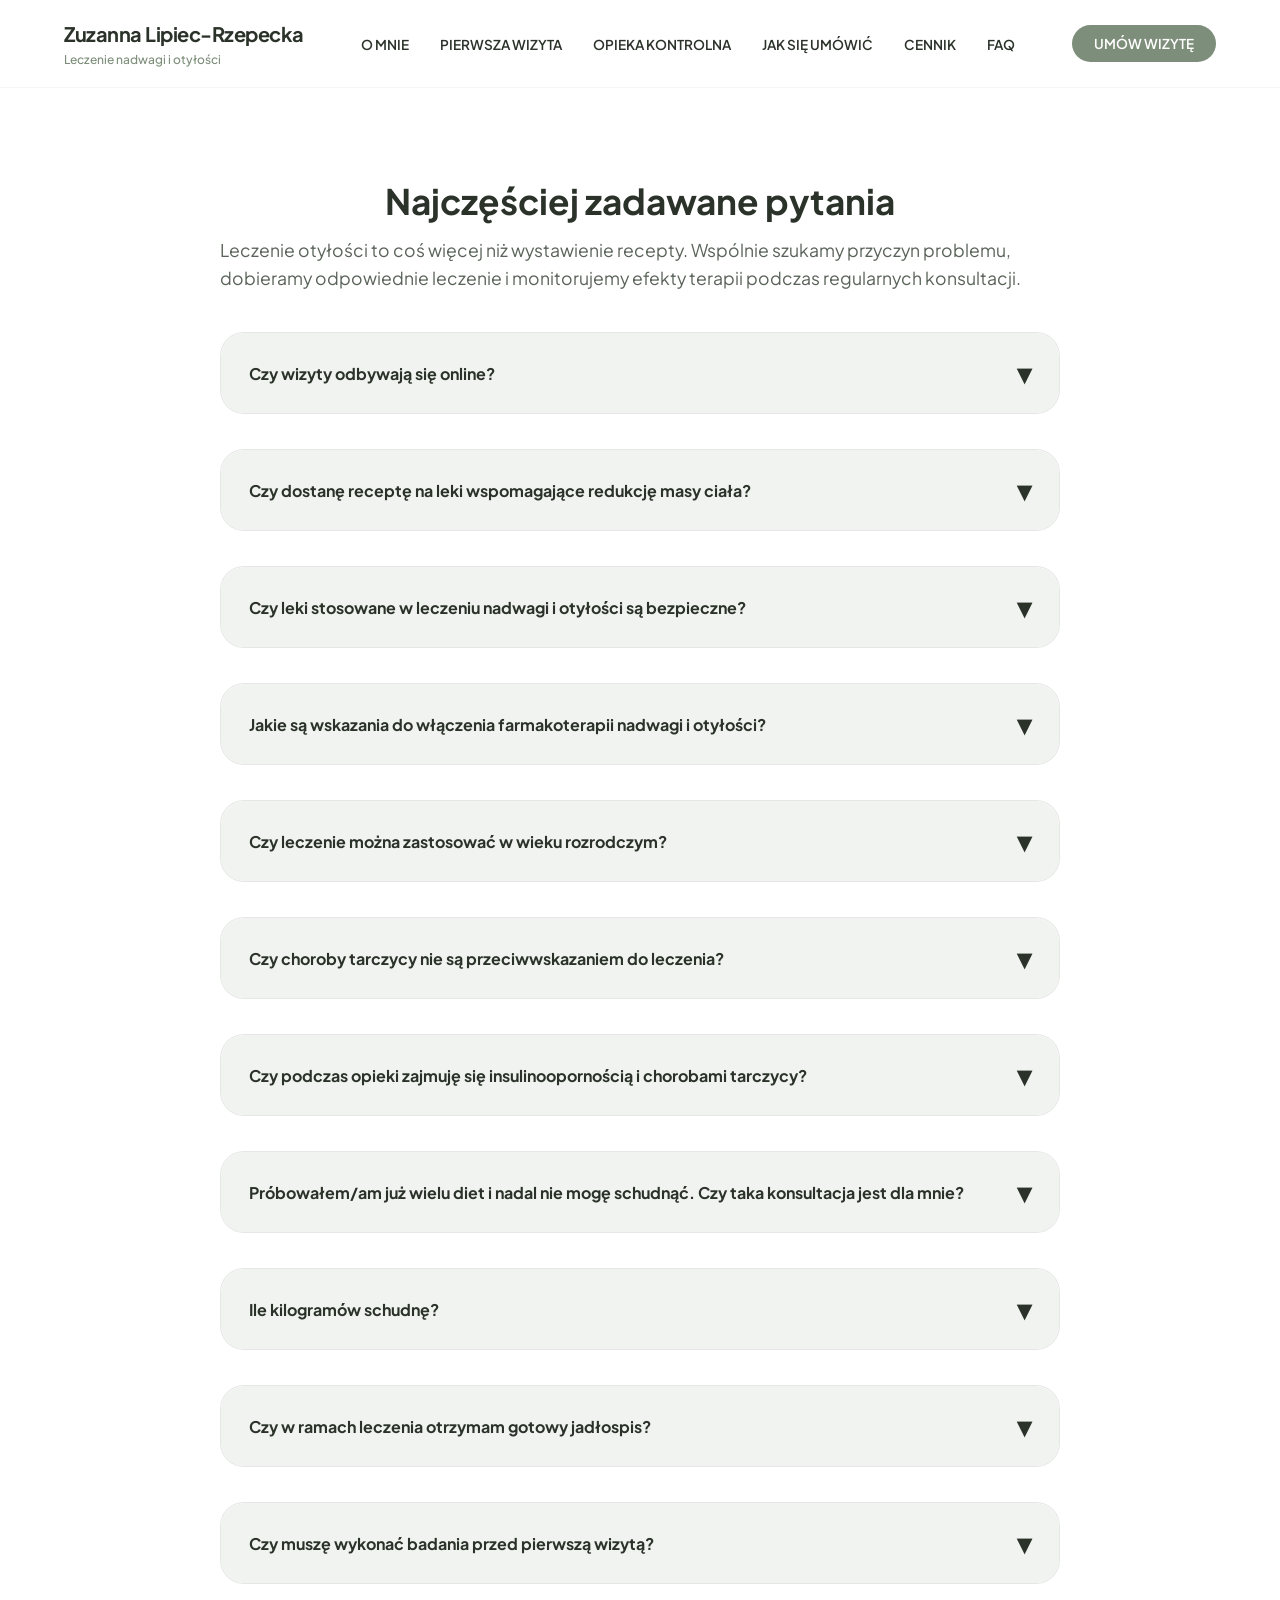
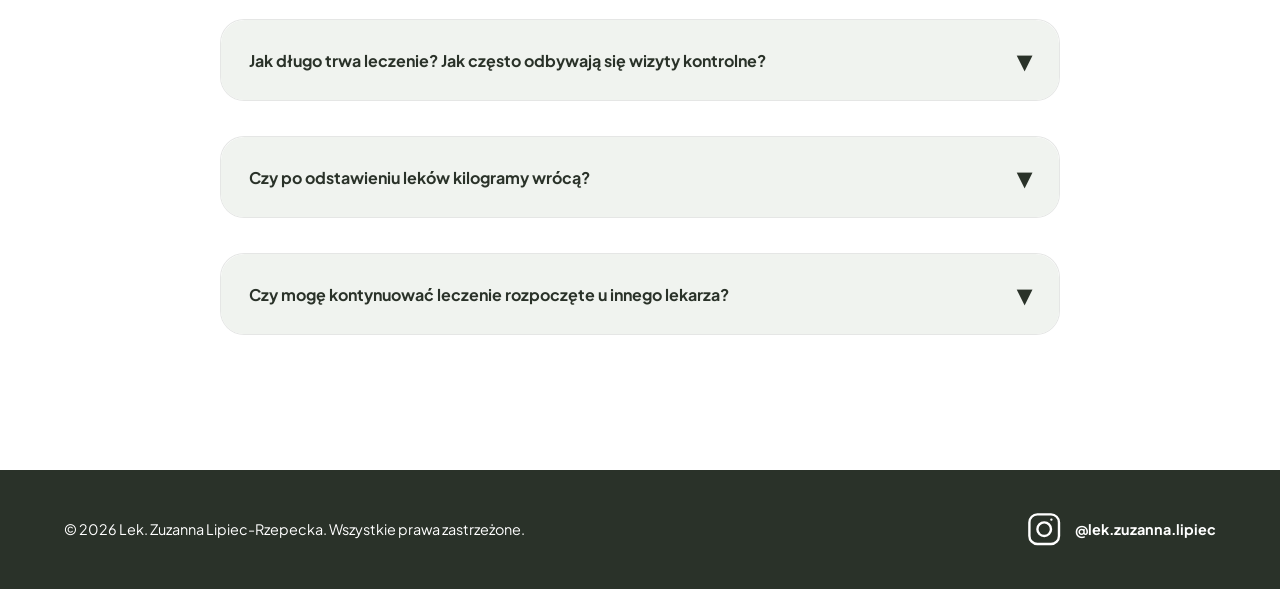
<file: faq.html>
<!DOCTYPE html>
<html lang="pl">
<head>
    <meta charset="UTF-8">
    <meta name="viewport" content="width=device-width, initial-scale=1.0">
    <title>FAQ - Lek. Zuzanna Lipiec-Rzepecka</title>
    <link rel="stylesheet" href="style.css">
    <link href="https://fonts.googleapis.com/css2?family=Plus+Jakarta+Sans:wght@300;400;500;600;700&display=swap" rel="stylesheet">
</head>
<body>
    <div id="top"></div>

    <header class="navbar">
        <a href="index.html#top" class="logo-link">
            <div class="logo">
                <span class="logo-main">Zuzanna Lipiec-Rzepecka</span>
                <span class="logo-sub">Leczenie nadwagi i otyłości</span>
            </div>
        </a>
        <nav class="nav-links">
            <a href="index.html#o-mnie">O MNIE</a>
            <a href="index.html#pierwsza-wizyta">PIERWSZA WIZYTA</a>
            <a href="index.html#wizyty-kontrolne">OPIEKA KONTROLNA</a>
            <a href="index.html#jak-sie-umowic">JAK SIĘ UMÓWIĆ</a>
            <a href="index.html#cennik">CENNIK</a>
            <a href="faq.html">FAQ</a>
        </nav>
        <button class="mobile-menu-toggle" type="button" aria-label="Otwórz menu" aria-controls="mobile-menu" aria-expanded="false">
            <span></span>
            <span></span>
            <span></span>
        </button>
        <button class="btn-cta alert-trigger" data-message="Napisz wiadomość na profilu @lek.zuzanna.lipiec lub wyślij e-mail, aby ustalić termin wizyty!">
            UMÓW WIZYTĘ
        </button>
    </header>

    <div class="mobile-menu-overlay" data-menu-close></div>
    <aside id="mobile-menu" class="mobile-menu" aria-label="Menu mobilne" aria-hidden="true">
        <button class="mobile-menu-close" type="button" aria-label="Zamknij menu" data-menu-close>&times;</button>
        <nav class="mobile-nav-links">
            <a href="index.html#o-mnie">O MNIE</a>
            <a href="index.html#pierwsza-wizyta">PIERWSZA WIZYTA</a>
            <a href="index.html#wizyty-kontrolne">OPIEKA KONTROLNA</a>
            <a href="index.html#jak-sie-umowic">JAK SIĘ UMÓWIĆ</a>
            <a href="index.html#cennik">CENNIK</a>
            <a href="faq.html">FAQ</a>
        </nav>
    </aside>

    <main class="faq-page">
        <section class="faq section-header container-narrow">
            <h2>Najczęściej zadawane pytania</h2>
            <p class="section-lead">Leczenie otyłości to coś więcej niż wystawienie recepty. Wspólnie szukamy przyczyn problemu, dobieramy odpowiednie leczenie i monitorujemy efekty terapii podczas regularnych konsultacji.</p>

            <div class="faq-list">
                <article class="faq-item">
                    <button type="button" class="faq-question" aria-expanded="false">Czy wizyty odbywają się online?</button>
                    <div class="faq-answer">
                        <p>Tak. Cała opieka odbywa się online, poprzez wideorozmowy. Dokumentacja z wizyty przesyłana jest w formie mailowej, a leki wypisywane są poprzez e-recepty.</p>
                    </div>
                </article>

                <article class="faq-item">
                    <button type="button" class="faq-question" aria-expanded="false">Czy dostanę receptę na leki wspomagające redukcję masy ciała?</button>
                    <div class="faq-answer">
                        <p>Podczas wizyt przeprowadzam szczegółowy wywiad medyczny, analizuję wyniki badań i oceniam, czy istnieją wskazania do leczenia farmakologicznego otyłości. jeśli pacjent spełnia kryteria kwalifikacji i nie ma przeciwwskazań, mogę zaproponować leczenie farmakologiczne i wystawić e-receptę.</p>
                    </div>
                </article>

                <article class="faq-item">
                    <button type="button" class="faq-question" aria-expanded="false">Czy leki stosowane w leczeniu nadwagi i otyłości są bezpieczne?</button>
                    <div class="faq-answer">
                        <p>Jak każdy lek, preparaty stosowane w leczeniu otyłości mogą powodować działania niepożądane. Podczas wizyty omawiam korzyści i potencjalne ryzyko terapii oraz monitoruję tolerancję leczenia podczas kolejnych konsultacji.</p>
                    </div>
                </article>

                <article class="faq-item">
                    <button type="button" class="faq-question" aria-expanded="false">Jakie są wskazania do włączenia farmakoterapii nadwagi i otyłości?</button>
                    <div class="faq-answer">
                        <p>Zgodnie z aktualnymi wytycznymi leczenie farmakologiczne można rozważyć u osób z:</p>
                        <ul>
                            <li>BMI ≥ 30 kg/m² lub</li>
                            <li>BMI 27–29,9 kg/m², jeśli współistnieją choroby związane z nadmierną masą ciała (np. stan przedcukrzycowy, cukrzyca typu 2, nadciśnienie tętnicze, zaburzenia lipidowe czy obturacyjny bezdech senny).</li>
                        </ul>
                        <p>Każdy przypadek oceniam jednak indywidualnie.</p>
                    </div>
                </article>

                <article class="faq-item">
                    <button type="button" class="faq-question" aria-expanded="false">Czy leczenie można zastosować w wieku rozrodczym?</button>
                    <div class="faq-answer">
                        <p>Tak, wiek rozrodczy sam w sobie nie jest przeciwwskazaniem. Jednak w przypadku planowania ciąży konieczne jest odpowiednio wczesne odstawienie leków. Wymagany bezpieczny odstęp zależy od konkretnego preparatu i szczegółowo omawiam go z pacjentkami podczas wizyty. Leczenie jest przeciwwskazane w trakcie ciąży.</p>
                    </div>
                </article>

                <article class="faq-item">
                    <button type="button" class="faq-question" aria-expanded="false">Czy choroby tarczycy nie są przeciwwskazaniem do leczenia?</button>
                    <div class="faq-answer">
                        <p>Choroba Hashimoto, niedoczynność tarczycy oraz łagodne guzki tarczycy zazwyczaj nie stanowią przeciwwskazania do leczenia analogami GLP-1. Przed rozpoczęciem terapii zawsze przeprowadzam szczegółowy wywiad i analizuję ewentualne przeciwwskazania. Jednym z nich jest rak rdzeniasty tarczycy w wywiadzie własnym lub rodzinnym.</p>
                    </div>
                </article>

                <article class="faq-item">
                    <button type="button" class="faq-question" aria-expanded="false">Czy podczas opieki zajmuję się insulinoopornością i chorobami tarczycy?</button>
                    <div class="faq-answer">
                        <p>Tak, to jedna z głównych zalet opieki w moim gabinecie. Jako lekarka w trakcie specjalizacji z endokrynologii łączę leczenie otyłości z diagnostyką i leczeniem zaburzeń hormonalnych. Podczas współpracy oceniam gospodarkę węglowodanową (insulinooporność, stan przedcukrzycowy, cukrzyca) oraz funkcję tarczycy. Dzięki temu patrzę na problem nadmiernej masy ciała szeroko i kompleksowo.</p>
                    </div>
                </article>

                <article class="faq-item">
                    <button type="button" class="faq-question" aria-expanded="false">Próbowałem/am już wielu diet i nadal nie mogę schudnąć. Czy taka konsultacja jest dla mnie?</button>
                    <div class="faq-answer">
                        <p>Tak. Większość moich pacjentów ma za sobą wiele nieudanych prób redukcji masy ciała. Podczas konsultacji szukamy przyczyn trudności, oceniamy stan zdrowia i dobieramy indywidualny plan leczenia oparty na aktualnej wiedzy medycznej.</p>
                    </div>
                </article>

                <article class="faq-item">
                    <button type="button" class="faq-question" aria-expanded="false">Ile kilogramów schudnę?</button>
                    <div class="faq-answer">
                        <p>Tempo redukcji masy ciała jest indywidualne i zależy między innymi od wyjściowej masy ciała, stosowanego leczenia, aktywności fizycznej oraz sposobu żywienia. Bezpieczne tempo odchudzania wynosi zwykle około 0,5–1 kilograma tygodniowo. Leki wspomagające leczenie otyłości pomagają ograniczyć głód i wyciszyć tzw. „food noise”, jednak najlepsze efekty osiąga się poprzez połączenie farmakoterapii ze zmianą nawyków żywieniowych i włączeniem regularnej aktywności fizycznej.</p>
                    </div>
                </article>

                <article class="faq-item">
                    <button type="button" class="faq-question" aria-expanded="false">Czy w ramach leczenia otrzymam gotowy jadłospis?</button>
                    <div class="faq-answer">
                        <p>Nie pracuję na sztywnych, "kartkowych" jadłospisach, które rzadko sprawdzają się na dłuższą metę. Wspólnie analizujemy Twój dotychczasowy sposób żywienia (np. na podstawie fotodzienniczka) i wprowadzamy modyfikacje, które jesteś w stanie utrzymać na stałe. W razie potrzeby rekomenduję również wsparcie zaufanego dietetyka.</p>
                    </div>
                </article>

                <article class="faq-item">
                    <button type="button" class="faq-question" aria-expanded="false">Czy muszę wykonać badania przed pierwszą wizytą?</button>
                    <div class="faq-answer">
                        <p>Nie. Podczas pierwszej konsultacji przeprowadzam szczegółowy wywiad medyczny i na jego podstawie mogę zlecić badania dopasowane do Twojej sytuacji zdrowotnej. Jeśli jednak chcesz przygotować się do wizyty wcześniej, możesz wykonać podstawowy zestaw badań laboratoryjnych. Najczęściej obejmuje on: glukozę na czczo, insulinę, lipidogram, kwas moczowy, TSH, FT4, AST, ALT, kreatyninę, CRP, morfologię krwi z rozmazem automatycznym oraz badanie ogólne moczu. Pamiętaj, że zakres badań może się różnić w zależności od wieku, chorób współistniejących, przyjmowanych leków oraz indywidualnej sytuacji klinicznej.</p>
                    </div>
                </article>

                <article class="faq-item">
                    <button type="button" class="faq-question" aria-expanded="false">Jak długo trwa leczenie? Jak często odbywają się wizyty kontrolne?</button>
                    <div class="faq-answer">
                        <p>Choroba otyłościowa to schorzenie przewlekłe. Proces bezpiecznej redukcji masy ciała oraz stabilizacji metabolizmu wymaga czasu, dlatego pełny proces leczenia trwa zwykle co najmniej 12 miesięcy. Na początku wizyty odbywają się zazwyczaj co 4 tygodnie. W miarę stabilizacji leczenia co 2–3 miesiące. Częstotliwość zawsze dostosowujemy indywidualnie.</p>
                    </div>
                </article>

                <article class="faq-item">
                    <button type="button" class="faq-question" aria-expanded="false">Czy po odstawieniu leków kilogramy wrócą?</button>
                    <div class="faq-answer">
                        <p>Ponieważ otyłość to choroba przewlekła z tendencją do nawrotów, po odstawieniu farmakoterapii istnieje ryzyko ponownego przyrostu masy ciała. Celem terapii jest nie tylko redukcja kilogramów, ale również wypracowanie trwałych nawyków żywieniowych i zdrowotnych, które pomagają utrzymać osiągnięte efekty. U części pacjentów, aby utrzymać efekty zdrowotne, konieczne bywa stosowanie leków w sposób przewlekły. Każdą decyzję o zakończeniu terapii podejmujemy wspólnie, oceniając Twoją sytuację metaboliczną.</p>
                    </div>
                </article>

                <article class="faq-item">
                    <button type="button" class="faq-question" aria-expanded="false">Czy mogę kontynuować leczenie rozpoczęte u innego lekarza?</button>
                    <div class="faq-answer">
                        <p>Oczywiście. Wiele osób szuka opieki specjalistycznej dopiero w trakcie trwania terapii, gdy pojawiają się pytania, wątpliwości lub trudności z tolerancją leków. Jako lekarka w trakcie specjalizacji z endokrynologii, podczas pierwszej wizyty nie tylko ocenię dotychczasowy przebieg leczenia otyłości, ale spojrzę na Twój organizm kompleksowo – z uwzględnieniem gospodarki hormonalnej i metabolicznej.</p>
                    </div>
                </article>
            </div>
        </section>
    </main>

    <footer class="footer">
        <p>&copy; 2026 Lek. Zuzanna Lipiec-Rzepecka. Wszystkie prawa zastrzeżone.</p>
        <a href="https://www.instagram.com/lek.zuzanna.lipiec/" target="_blank" rel="noopener noreferrer" class="instagram-badge">
            <span class="ig-icon" aria-hidden="true">
                <svg width="24" height="24" viewBox="0 0 24 24" fill="none" xmlns="http://www.w3.org/2000/svg">
                    <path d="M7.75 2h8.5A5.75 5.75 0 0 1 22 7.75v8.5A5.75 5.75 0 0 1 16.25 22h-8.5A5.75 5.75 0 0 1 2 16.25v-8.5A5.75 5.75 0 0 1 7.75 2Zm0 1.5A4.25 4.25 0 0 0 3.5 7.75v8.5A4.25 4.25 0 0 0 7.75 20.5h8.5a4.25 4.25 0 0 0 4.25-4.25v-8.5A4.25 4.25 0 0 0 16.25 3.5h-8.5Zm8.75 1.75a.75.75 0 1 1 0 1.5.75.75 0 0 1 0-1.5ZM12 7a5 5 0 1 1 0 10 5 5 0 0 1 0-10Zm0 1.5a3.5 3.5 0 1 0 0 7 3.5 3.5 0 0 0 0-7Z" fill="currentColor"/>
                </svg>
            </span>
            <span>
                <span class="ig-handle">@lek.zuzanna.lipiec</span>
            </span>
        </a>
    </footer>

    <script src="script.js"></script>
</body>
</html>
</file>
<file: style.css>
/* ZASADY OGÓLNE I RESET */
* {
    margin: 0;
    padding: 0;
    box-sizing: border-box;
}

:root {
    --sage-green: #7D8E7A;       /* Główny szałwiowy */
    --sage-light: #F0F3EF;       /* Bardzo jasny szałwiowy na tła */
    --warm-beige: #F9F7F3;       /* Beżowy tła hero i sekcji */
    --text-dark: #2A3229;        /* Ciemny grafit z nutą zieleni */
    --text-muted: #5A6359;       /* Stonowany jasny tekst */
    --white: #FFFFFF;
}

html {
    scroll-behavior: smooth;
}

body {
    font-family: 'Plus Jakarta Sans', sans-serif;
    background-color: var(--white);
    color: var(--text-dark);
    line-height: 1.6;
    -webkit-font-smoothing: antialiased;
}

/* KONTENERY */
.container-narrow {
    max-width: 840px;
    margin: 0 auto;
}

.container-wide {
    max-width: 1140px;
    margin: 0 auto;
}

/* SEKTA / HEADER ELEMENTY */
.section-header {
    margin-bottom: 45px;
}

.text-center {
    text-align: center;
}

.section-tag {
    display: block;
    font-size: 0.8rem;
    font-weight: 700;
    color: var(--sage-green);
    letter-spacing: 2px;
    margin-bottom: 8px;
    text-transform: uppercase;
}

h2 {
    font-size: 2.2rem;
    font-weight: 700;
    line-height: 1.3;
    color: var(--text-dark);
}

.section-lead {
    font-size: 1.1rem;
    color: var(--text-muted);
    margin-top: 12px;
}

/* Center section headings globally */
section h2,
section h3,
.section-header h2,
.section-header h3 {
    text-align: center;
}

.max-600 {
    max-width: 650px;
    margin-left: auto;
    margin-right: auto;
}

/* NAVBAR */
.navbar {
    display: flex;
    justify-content: space-between;
    align-items: center;
    padding: 18px 5%;
    background-color: var(--white);
    position: sticky;
    top: 0;
    z-index: 1000;
    border-bottom: 1px solid rgba(0,0,0,0.04);
}

.mobile-menu-toggle,
.mobile-menu,
.mobile-menu-overlay {
    display: none;
}

a.logo-link {
    display: inline-flex;
    flex-direction: column;
    text-decoration: none;
    color: inherit;
    cursor: pointer;
}

.logo {
    display: flex;
    flex-direction: column;
    align-items: flex-start;
}

.logo-main,
.logo-sub {
    cursor: default;
}

.logo-main {
    font-size: 1.25rem;
    font-weight: 700;
    color: var(--text-dark);
    letter-spacing: -0.5px;
}

.logo-sub {
    font-size: 0.75rem;
    color: var(--sage-green);
    font-weight: 500;
}

.nav-links a {
    text-decoration: none;
    color: var(--text-dark);
    font-size: 0.85rem;
    font-weight: 600;
    margin: 0 14px;
    transition: color 0.2s;
}

.nav-links a:hover {
    color: var(--sage-green);
}

/* BUTTONS */
button, .btn-main, .btn-secondary {
    font-family: inherit;
    font-weight: 600;
    border-radius: 30px;
    cursor: pointer;
    transition: all 0.25s ease;
    text-decoration: none;
    display: inline-block;
}

.btn-cta {
    background-color: var(--sage-green);
    color: var(--white);
    border: none;
    padding: 10px 22px;
    font-size: 0.85rem;
}

.btn-cta:hover {
    background-color: var(--text-dark);
}

.btn-main {
    background-color: var(--sage-green);
    color: var(--white);
    padding: 14px 28px;
    font-size: 0.95rem;
}

.btn-main:hover {
    background-color: var(--text-dark);
    transform: translateY(-1px);
}

.btn-secondary {
    background-color: transparent;
    color: var(--text-dark);
    border: 2px solid #E1E5E0;
    padding: 12px 26px;
    font-size: 0.95rem;
}

.btn-secondary:hover {
    background-color: #E1E5E0;
}

/* HERO SECTION */
.hero {
    background-color: var(--warm-beige);
    padding: 80px 5%;

}

@keyframes heroFadeIn {
    from {
        opacity: 0;
        transform: translateY(24px);
    }
    to {
        opacity: 1;
        transform: translateY(0);
    }
}

/* Reveal-on-scroll helpers (use JS to add .reveal--visible with stagger) */
.reveal-item {
    opacity: 0;
    transform: translateY(24px);
}

.reveal-item.reveal--visible {
    animation: heroFadeIn 0.85s ease-out forwards;
}

.hero-container {
    max-width: 1140px;
    margin: 0 auto;
    display: flex;
    align-items: center;
    gap: 50px;
}

.hero-text {
    flex: 1.2;
}

.hero-tag {
    font-size: 0.85rem;
    font-weight: 700;
    color: var(--sage-green);
    letter-spacing: 1.5px;
}

.hero-text h1 {
    font-size: 2.8rem;
    font-weight: 700;
    line-height: 1.2;
    margin-top: 10px;
    margin-bottom: 20px;
}

.hero-text .accent-text {
    color: var(--sage-green);
    opacity: 0;
    display: inline-block;
}

.hero-text .hero-keyword {
    position: relative;
    display: inline-block;
    font-weight: 700;
    color: var(--text-dark);
}

.hero-text .hero-keyword::after {
    content: '';
    position: absolute;
    left: 0;
    bottom: -4px;
    width: 100%;
    height: 3px;
    background: #B33A3A;
    transform: scaleX(0);
    transform-origin: left center;
    transition: transform 1s ease-out 0.85s;
    will-change: transform;
}

.hero-container.reveal--visible .hero-keyword::after {
    transform: scaleX(1);
}

.hero-text .accent-text.reveal--visible {
    animation: heroFadeIn 0.95s ease-out forwards;
}

.hero-container.reveal--visible {
    animation-duration: 1s;
}

.hero-subtitle {
    font-size: 1.15rem;
    color: var(--text-muted);
    margin-bottom: 35px;
}

.hero-buttons {
    display: flex;
    gap: 15px;
}

.hero-image-box {
    flex: 0.8;
    position: relative;
}

.hero-img {
    width: 100%;
    height: 400px;
    object-fit: cover;
    border-radius: 20px;
    z-index: 2;
    position: relative;
}



/* ABOUT SECTION */
.about {
    padding: 90px 5%;
    background-color: var(--white);
}

.about-container {
    display: grid;
    grid-template-columns: minmax(280px, 1fr) minmax(420px, 1.2fr);
    gap: 40px;
    max-width: 1140px;
    margin: 0 auto;
    align-items: stretch;
}

.about-image-box {
    display: flex;
    flex-direction: column;
    gap: 20px;
    align-items: stretch;
}

.about-img {
    width: 100%;
    display: block;
    border-radius: 24px;
    object-fit: cover;
    min-height: 420px;
    height: 100%;
    box-shadow: 0 22px 50px rgba(42, 50, 41, 0.12);
}

.about-text h3 {
    font-size: 1.25rem;
    color: var(--sage-green);
    font-weight: 500;
    margin-bottom: 25px;
}

.about-text p {
    margin-bottom: 20px;
    color: var(--text-dark);
    font-size: 1.05rem;
}

@media (max-width: 900px) {
    .about-container {
        grid-template-columns: 1fr;
    }

    .about-img {
        min-height: 260px;
    }
}

.about-highlight {
    font-weight: 600;
    margin: 28px 0;
    font-size: 1.06rem;
    display: block;
    width: 100%;
    box-sizing: border-box;
    padding: 18px 22px;
    border-radius: 14px;
    background-color: rgba(122,139,115,0.10); /* głębsza szałwia */
    color: var(--text-dark);
    border: 1px solid rgba(122,139,115,0.22);
    box-shadow: 0 6px 18px rgba(42,50,41,0.04);
    transition: transform 0.18s ease, box-shadow 0.18s ease;
}
.about-highlight:hover {
    transform: translateY(-3px);
    box-shadow: 0 12px 30px rgba(42,50,41,0.08);
}

.faq-page {
    padding: 90px 5%;
}

.faq {
    width: 100%;
}

.faq-list {
    display: grid;
    gap: 35px;
    margin-top: 40px;
}

.faq-item {
    border: 1px solid rgba(42,50,41,0.12);
    border-radius: 24px;
    background-color: var(--white);
    overflow: hidden;
}

.faq-question {
    width: 100%;
    background-color: var(--sage-light);
    border: none;
    padding: 26px 28px;
    text-align: left;
    font-size: 1rem;
    font-weight: 700;
    color: var(--text-dark);
    display: flex;
    justify-content: space-between;
    align-items: center;
    cursor: pointer;
    border-radius: 24px 24px 0 0;
}

.faq-question::after {
    content: '▾';
    font-size: 1.75rem;
    line-height: 1;
    transition: transform 0.25s ease;
}

.faq-item.open .faq-question::after {
    transform: rotate(180deg);
}

.faq-answer {
    max-height: 0;
    overflow: hidden;
    padding: 0 24px;
    transition: max-height 0.35s ease, padding 0.25s ease;
    color: var(--text-muted);
}

.faq-item.open .faq-answer {
    max-height: 1200px;
    padding: 18px 24px 24px;
}

@media (max-width: 900px) {
    .faq-page {
        padding: 90px max(20px, 5vw);
        box-sizing: border-box;
    }

    .faq-list {
        gap: 35px;
        margin-top: 40px;
    }

    .faq-question {
        padding: 20px 18px;
        font-size: 0.9rem;
        gap: 14px;
    }

    .faq-question::after {
        flex: 0 0 auto;
        font-size: 1.5rem;
    }

    .faq-answer {
        padding-left: 18px;
        padding-right: 18px;
        font-size: 0.9rem;
    }

    .faq-item.open .faq-answer {
        padding: 16px 18px 20px;
    }
}

.faq-answer p,
.faq-answer ul {
    margin-bottom: 16px;
}

.faq-answer ul {
    padding-left: 20px;
}

.faq-answer li {
    margin-bottom: 10px;
}

/* Instagram Badge UI */
.instagram-badge {
    display: inline-flex;
    align-items: center;
    gap: 12px;
    padding: 0;
    margin: 0;
    max-width: none;
    color: var(--white);
    text-decoration: none;
}

.instagram-badge:hover {
    background-color: transparent;
    text-decoration: underline;
    color: #F4F4F4;
}

.ig-icon {
    display: inline-flex;
    align-items: center;
    justify-content: center;
    width: 2.4rem;
    height: 2.4rem;
    color: var(--white);
}

.ig-icon svg {
    width: 100%;
    height: 100%;
}

.ig-handle {
    display: block;
    font-weight: 700;
    color: var(--white);
}

.ig-followers {
    display: inline-block;
    font-size: 0.8rem;
    background-color: var(--sage-green);
    color: var(--white);
    padding: 2px 10px;
    border-radius: 20px;
    font-weight: 600;
    margin-bottom: 8px;
}

/* FIRST VISIT (TIMELINE) */
.first-visit {
    padding: 90px 5%;
    background-color: var(--warm-beige);
}

.timeline {
    position: relative;
    padding-left: 30px;
    margin-top: 40px;
}

.timeline::before {
    content: '';
    position: absolute;
    left: 9px;
    top: 5px;
    width: 2px;
    height: 95%;
    background-color: #E2E8E1;
}

.timeline-item {
    position: relative;
    margin-bottom: 35px;
}

.timeline-num {
    position: absolute;
    left: -30px;
    top: 2px;
    width: 20px;
    height: 20px;
    background-color: var(--sage-green);
    color: var(--white);
    border-radius: 50%;
    display: flex;
    align-items: center;
    justify-content: center;
    font-size: 0.75rem;
    font-weight: 700;
    box-shadow: 0 0 0 5px var(--warm-beige);
}

.timeline-content h3 {
    font-size: 1.2rem;
    font-weight: 600;
    margin-bottom: 6px;
}

.timeline-content p {
    color: var(--text-muted);
    font-size: 0.98rem;
}

/* CONTROLS (WIZYTY KONTROLNE) */
.controls {
    padding: 90px 5%;
    background-color: var(--white);
     max-width: 840px; /* Match the width of .about-text */
     margin: 0 auto; /* Center the controls section */
}

.controls-grid {
    display: grid;
    grid-template-columns: repeat(auto-fit, minmax(min(100%, 240px), 1fr));
    gap: clamp(16px, 2.5vw, 25px);
    margin-top: 40px;
}

.control-card {
    background-color: var(--sage-light);
    padding: clamp(20px, 2.5vw, 30px);
    border-radius: 16px;
    transition: transform 0.2s;
}

.control-card:hover {
    transform: translateY(-3px);
}

.control-card h4 {
    font-size: 1.15rem;
    font-weight: 700;
    margin-bottom: 10px;
}

.control-card p {
    font-size: 0.95rem;
    color: var(--text-muted);
    text-align: left;
}

/* DURATION BOX */
.duration-box {
    margin-top: 60px;
    background-color: var(--text-dark);
    color: var(--white);
    padding: 40px;
    border-radius: 20px;
    display: flex;
    gap: 40px;
}

.duration-col {
    flex: 1;
}

.duration-col h5 {
    font-size: 1.2rem;
    color: var(--sage-light);
    margin-bottom: 12px;
    font-weight: 600;
}

.duration-col p {
    font-size: 0.95rem;
    opacity: 0.9;
}

/* STEPS TO BOOK (JAK SIĘ UMÓWIĆ) */
.steps-to-book {
    padding: 90px 5%;
    background-color: var(--warm-beige);
}

.booking-steps {
    margin: 40px auto 0;
    width: min(100%, 1160px);
    position: relative;
    padding: 0 0 10px 30px;
    counter-reset: booking-step;
}

.booking-steps::before {
    content: '';
    position: absolute;
    left: 9px;
    top: 5px;
    bottom: 35px;
    width: 2px;
    background-color: #E2E8E1;
}

.b-step::before {
    counter-increment: booking-step;
    content: counter(booking-step);
    display: inline-flex;
    width: 20px;
    height: 20px;
    align-items: center;
    justify-content: center;
    border-radius: 50%;
    background: var(--sage-green);
    color: var(--white);
    font-weight: 700;
    font-size: 0.75rem;
    position: absolute;
    left: -30px;
    top: 2px;
    box-shadow: 0 0 0 5px var(--warm-beige);
}

.b-step {
    position: relative;
    margin-bottom: 35px;
    padding: 0;
    text-align: left;
}

.b-step:last-child {
    margin-bottom: 0;
}

.b-num {
    display: inline-block;
    font-size: 1.3rem;
    font-weight: 700;
    color: var(--sage-green);
    margin-bottom: 15px;
}

.b-text h6 {
    font-size: 1.2rem;
    font-weight: 600;
    margin-bottom: 6px;
}

.b-text p {
    font-size: 0.98rem;
    color: var(--text-muted);
}

/* PRICING (CENNIK) */
.pricing {
    padding: 90px 5%;
    background-color: var(--white);
}

.table-wrapper {
    margin-top: 35px;
    border: 1px solid #EAECE9;
    border-radius: 14px;
    overflow-x: auto;
    overflow-y: hidden;
    -webkit-overflow-scrolling: touch;
}

.pricing-table {
    width: 100%;
    min-width: 600px;
    border-collapse: collapse;
    text-align: left;
}

.pricing-table th:nth-child(1),
.pricing-table td:nth-child(1) {
    width: 60%;
}

.pricing-table th:nth-child(2),
.pricing-table td:nth-child(2) {
    width: 20%;
}

.pricing-table th:nth-child(3),
.pricing-table td:nth-child(3) {
    width: 20%;
}

.pricing-table th, .pricing-table td {
    padding: 20px 24px;
}

.pricing-table th {
    background-color: var(--sage-light);
    font-weight: 700;
    font-size: 0.9rem;
    text-transform: uppercase;
    letter-spacing: 0.5px;
}

.pricing-table tr {
    border-bottom: 1px solid #EAECE9;
}

.pricing-table tr:last-child {
    border-bottom: none;
}

.table-desc {
    display: block;
    font-size: 0.88rem;
    color: var(--text-muted);
    margin-top: 4px;
    font-weight: 400;
}

.price-cell {
    font-weight: 700;
    font-size: 1.15rem;
    color: var(--sage-green);
}

@media (max-width: 900px) {
    .table-wrapper {
        margin-right: 0;
        border: 0;
        overflow: visible;
    }

    .pricing-table {
        display: block;
        min-width: 0;
    }

    .pricing-table thead {
        display: none;
    }

    .pricing-table tbody {
        display: grid;
        gap: 16px;
    }

    .pricing-table tr,
    .pricing-table tr:last-child {
        display: grid;
        grid-template-columns: 1fr auto;
        gap: 10px 16px;
        padding: 18px;
        border: 1px solid #EAECE9;
        border-radius: 16px;
        background-color: var(--white);
        box-shadow: 0 4px 12px rgba(42, 50, 41, 0.04);
    }

    .pricing-table td {
        display: block;
        width: auto;
        padding: 0;
        border: 0;
        overflow-wrap: anywhere;
        white-space: normal;
    }

    .pricing-table td:nth-child(1),
    .pricing-table td:nth-child(2),
    .pricing-table td:nth-child(3) {
        width: auto;
    }

    .pricing-table td:first-child {
        grid-column: 1 / -1;
    }

    .pricing-table td {
        font-size: 0.82rem;
    }

    .pricing-table td:nth-child(2),
    .pricing-table td:nth-child(3) {
        align-self: center;
        margin-top: 4px;
    }

    .pricing-table td:nth-child(2)::before,
    .pricing-table td:nth-child(3)::before {
        display: block;
        margin-bottom: 3px;
        color: var(--text-muted);
        font-size: 0.68rem;
        font-weight: 600;
        text-transform: uppercase;
        letter-spacing: 0.3px;
    }

    .pricing-table td:nth-child(2)::before {
        content: 'Czas trwania';
    }

    .pricing-table td:nth-child(3)::before {
        content: 'Cena';
    }

    .table-desc {
        font-size: 0.74rem;
    }

    .price-cell {
        font-size: 1rem;
    }
}

/* FOOTER */
.footer {
    background-color: var(--text-dark);
    color: var(--white);
    display: flex;
    justify-content: space-between;
    align-items: center;
    flex-wrap: wrap;
    gap: 20px;
    padding: 40px 5%;
    font-size: 0.9rem;
}

.footer p {
    margin: 0;
    text-align: left;
}

.footer .instagram-badge {
    margin: 0;
}

/* Styl dla linków Instagram w tekście */
a[href*="instagram.com"] {
    color: var(--sage-green);
    text-decoration: none;
    transition: color 0.3s ease;
    font-weight: 500;
}

a[href*="instagram.com"]:hover {
    color: var(--text-dark);
}

@media (max-width: 700px) {
    .footer {
        flex-direction: column;
        align-items: center;
        text-align: center;
    }

    .footer p {
        text-align: center;
    }

    .footer .instagram-badge {
        width: 100%;
        justify-content: center;
    }
}

/* MEDIA QUERIES (RESPONSYWNOŚĆ) */
@media (max-width: 900px) {
    .navbar {
        min-height: 74px;
        padding: 14px 5%;
        flex-direction: row;
        gap: 12px;
    }
    .nav-links {
        display: none;
    }
    .navbar .btn-cta {
        margin-left: auto;
        padding: 9px 14px;
        font-size: 0.72rem;
    }
    .mobile-menu-toggle {
        display: flex;
        flex: 0 0 auto;
        width: 42px;
        height: 42px;
        padding: 9px;
        border: 1px solid #E1E5E0;
        border-radius: 10px;
        background: var(--white);
        flex-direction: column;
        justify-content: center;
        gap: 5px;
        order: 3;
    }
    .mobile-menu-toggle span {
        display: block;
        width: 22px;
        height: 2px;
        margin: 0 auto;
        border-radius: 2px;
        background: var(--text-dark);
    }
    .mobile-menu-overlay {
        position: fixed;
        inset: 0;
        z-index: 1100;
        background: rgba(42, 50, 41, 0.42);
        opacity: 0;
        pointer-events: none;
        transition: opacity 0.3s ease;
        display: block;
    }
    .mobile-menu {
        display: block;
        position: fixed;
        z-index: 1200;
        top: 0;
        left: 0;
        width: min(84vw, 340px);
        height: 100dvh;
        padding: 78px 28px 32px;
        background: var(--white);
        box-shadow: 12px 0 35px rgba(42, 50, 41, 0.16);
        transform: translateX(-105%);
        transition: transform 0.3s ease;
        visibility: hidden;
    }
    body.menu-open {
        overflow: hidden;
    }
    body.menu-open .mobile-menu {
        transform: translateX(0);
        visibility: visible;
    }
    body.menu-open .mobile-menu-overlay {
        opacity: 1;
        pointer-events: auto;
    }
    .mobile-menu-close {
        position: absolute;
        top: 20px;
        right: 22px;
        border: 0;
        background: transparent;
        color: var(--text-dark);
        font-size: 2rem;
        line-height: 1;
        padding: 4px 8px;
    }
    .mobile-nav-links {
        display: flex;
        flex-direction: column;
        gap: 4px;
    }
    .mobile-nav-links a {
        padding: 15px 0;
        border-bottom: 1px solid #EAECE9;
        color: var(--text-dark);
        text-decoration: none;
        font-size: 0.9rem;
        font-weight: 700;
    }
    .mobile-nav-links a:hover {
        color: var(--sage-green);
    }
    .hero-container {
        flex-direction: column;
        text-align: center;
    }
    .hero-buttons {
        justify-content: center;
    }
    .duration-box {
        flex-direction: column;
        gap: 25px;
    }
}
</file>
